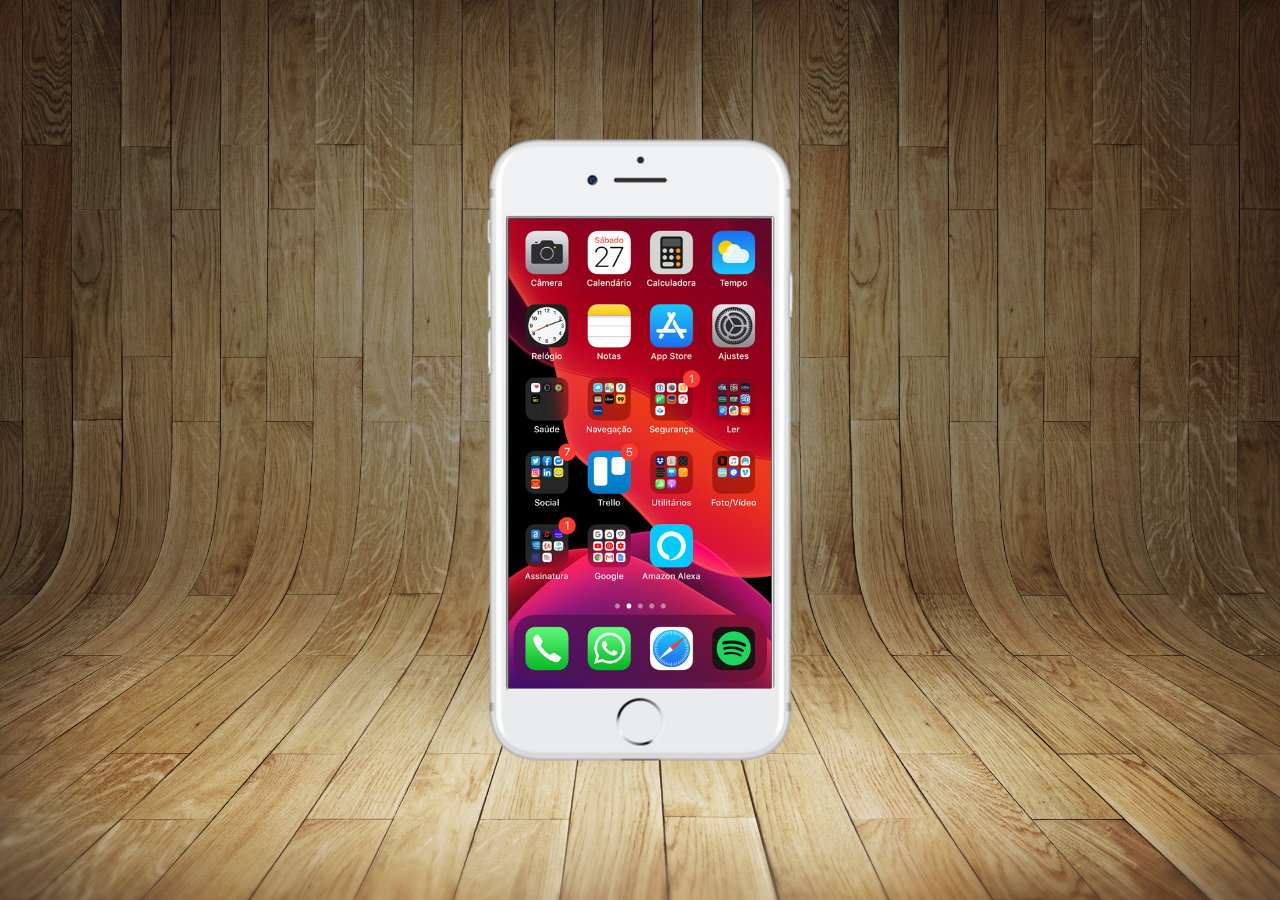
<file: index.html>
<!DOCTYPE html>
<html lang="pt-br">
<head>
    <meta charset="UTF-8">
    <meta name="viewport" content="width=device-width, initial-scale=1.0">
    <title>Redes sociais</title>
    <link rel="stylesheet" href="estilos/style.css">
    <link rel="shortcut icon" href="favicon.ico" type="image/x-icon">
</head>
<body>
    <main>
        <section id="telefone">
            <iframe src="home.html" name="tela" id="tela">
                Ops... Infelizmente seu navegador não é compátivel
            </iframe>
        </section>
        <section id="redes-sociais">
            <a href="home.html" target="tela"><img src="imagens/logo-home.jpg" alt="home"></a>
            <a href="youtube.html" target="tela"><img src="imagens/logo-youtube.jpg" alt="youtubbe"></a>
            <a href="github.html" target="tela"><img src="imagens/logo-github.jpg" alt="gihub"></a>
            <a href="instagram.html" target="tela"><img src="imagens/logo-instagram.jpg" alt="instagram"></a>
            <a href="twitter.html" target="tela"><img src="imagens/logo-twitter.jpg" alt="twitwe"></a>
            <a href="facebook.html" target="tela"><img src="imagens/logo-facebook.jpg" alt="logo-facebook"></a>
        </section>
    </main>
</body>
</html>
</file>
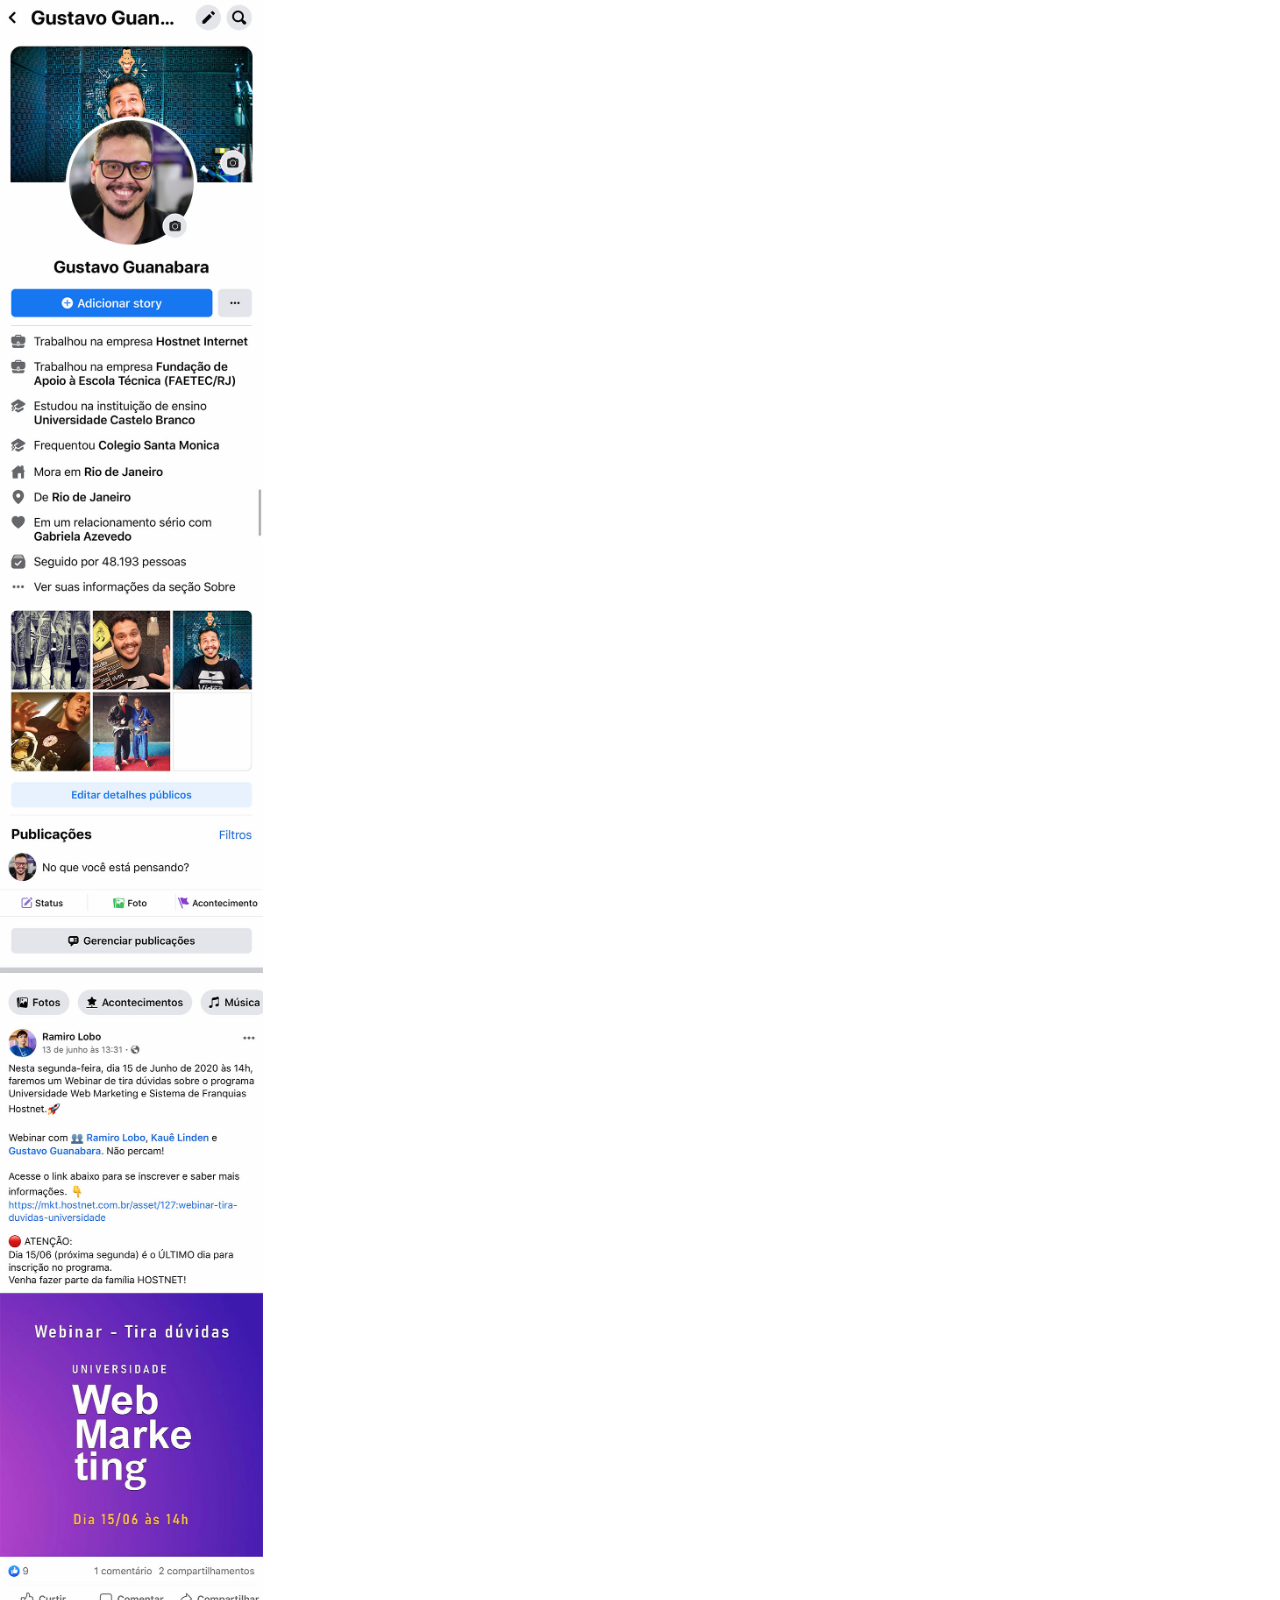
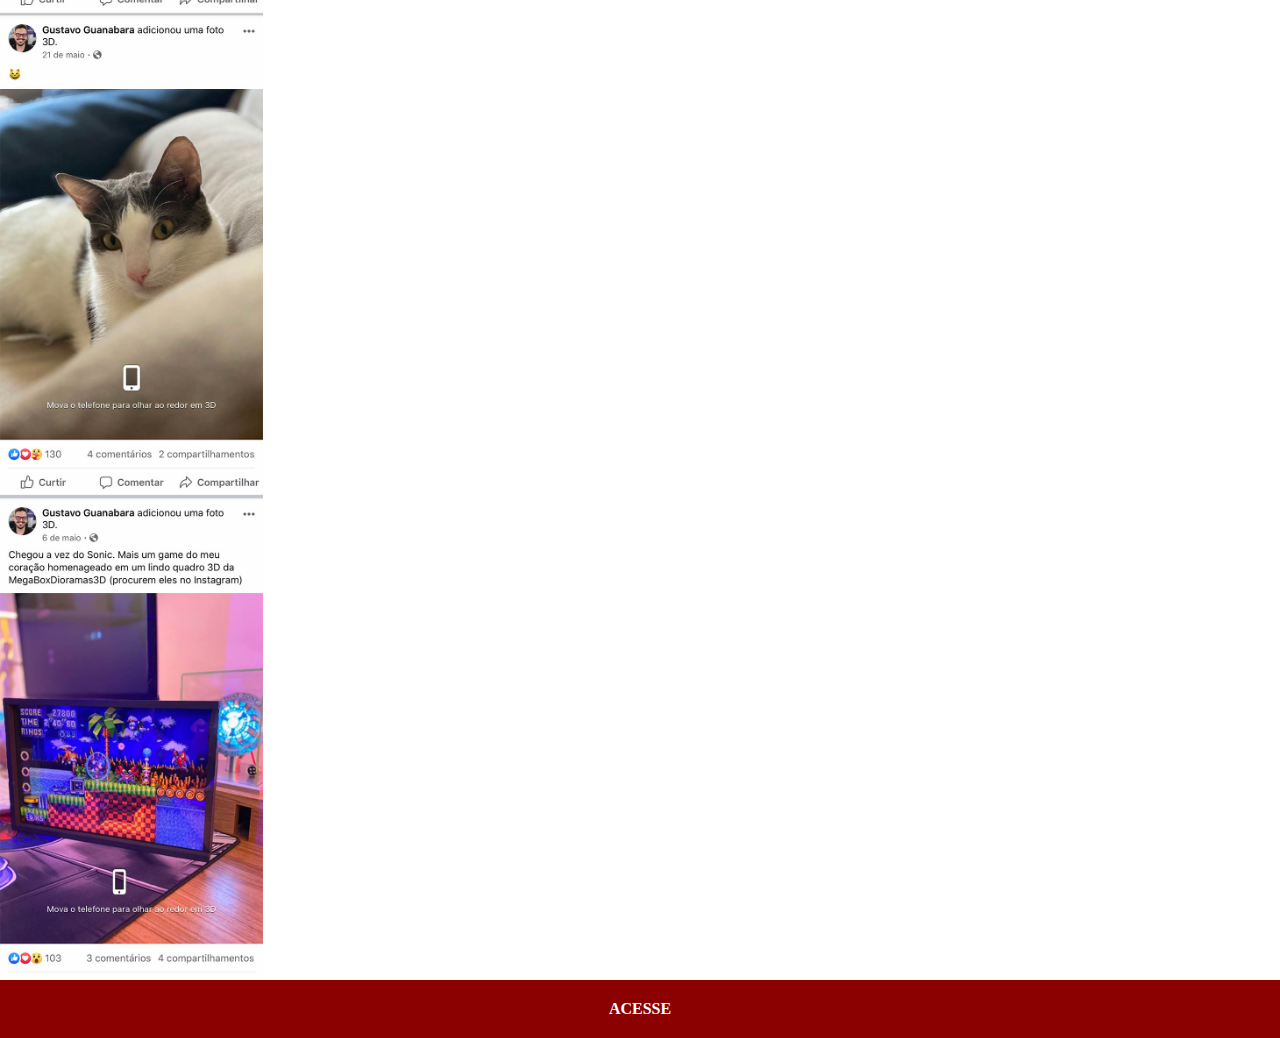
<file: facebook.html>
<!DOCTYPE html>
<html lang="en">
<head>
    <meta charset="UTF-8">
    <meta name="viewport" content="width=device-width, initial-scale=1.0">
    <title>Document</title>
    <style>
        * {
            margin: 0px;
            padding: 0px;
        }

        ::-webkit-scrollbar{
            height: 0px;
            width: 0px;
        }

        img{
             width: 263px;
        }

        a{
            display: block;
            background-color: darkred;
            color: white;
            padding: 20px;
            text-align: center;
            font-weight: bolder;
            text-decoration: none;
        }

        a:hover{
            
            color:white;
            text-shadow: 4px 2px 5px grey;
            transform: translate(-1px, -2px);
        }
    </style>
</head>
<body>
    <img src="imagens/tela-facebook.jpg" alt="yotube">
    <a href="https://www.facebook.com/gustavoguanabara/" target="_blank"> ACESSE</a>
</body>
</html>
</file>
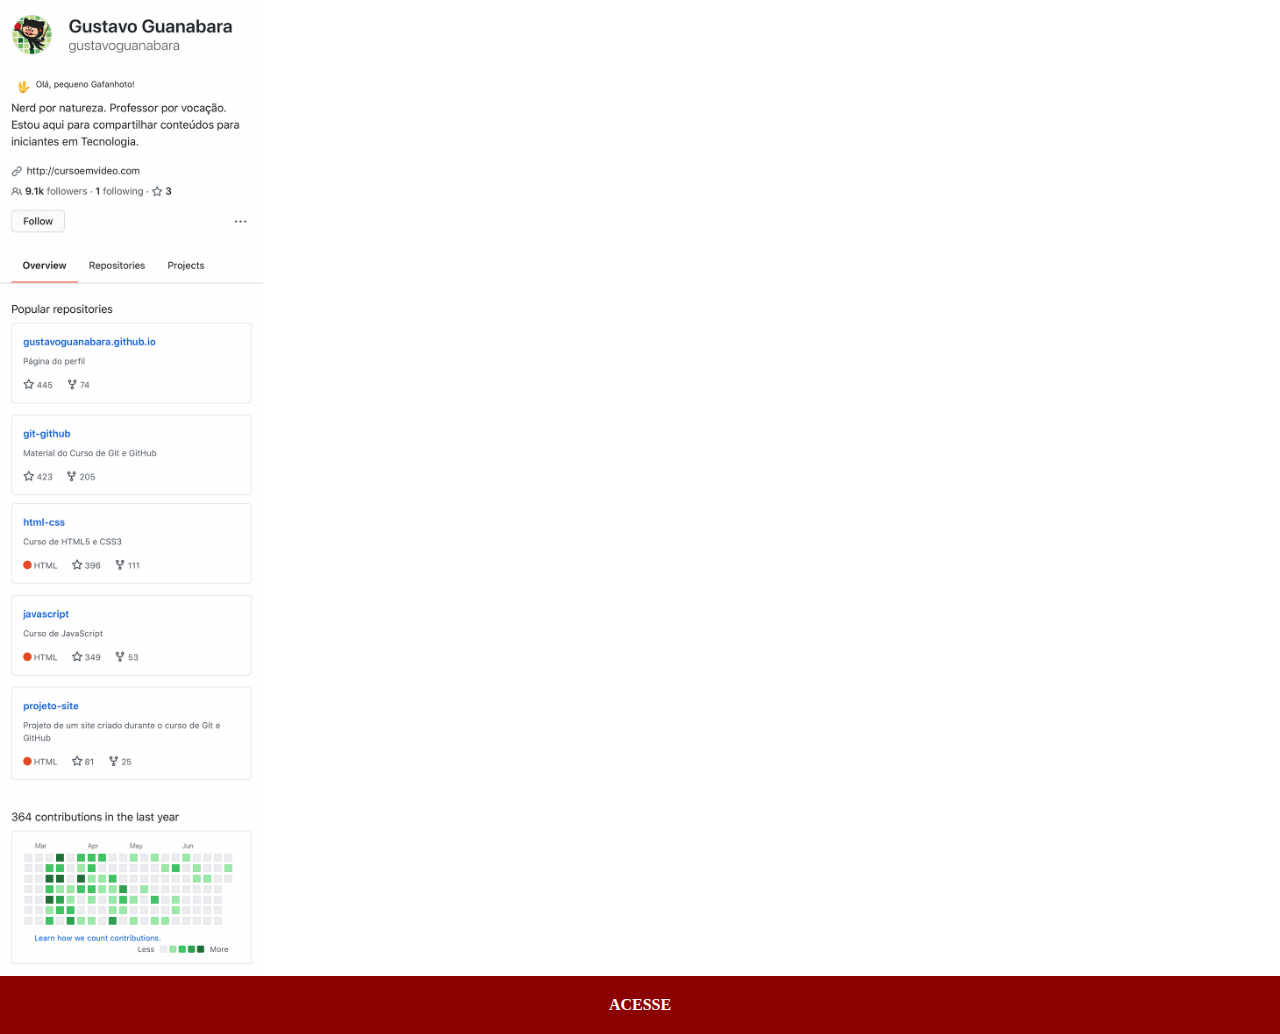
<file: github.html>
<!DOCTYPE html>
<html lang="en">
<head>
    <meta charset="UTF-8">
    <meta name="viewport" content="width=device-width, initial-scale=1.0">
    <title>Document</title>
    <style>
        * {
            margin: 0px;
            padding: 0px;
        }

        ::-webkit-scrollbar{
            height: 0px;
            width: 0px;
        }

        img{
             width: 263px;
        }

        a{
            display: block;
            background-color: darkred;
            color: white;
            padding: 20px;
            text-align: center;
            font-weight: bolder;
            text-decoration: none;
        }

        a:hover{
            
            color:white;
            text-shadow: 4px 2px 5px grey;
            transform: translate(-1px, -2px);
        }
    </style>
</head>
<body>
    <img src="imagens/tela-github.jpg" alt="yotube">
    <a href="https://github.com/gustavoguanabara" target="_blank"> ACESSE</a>
</body>
</html>
</file>
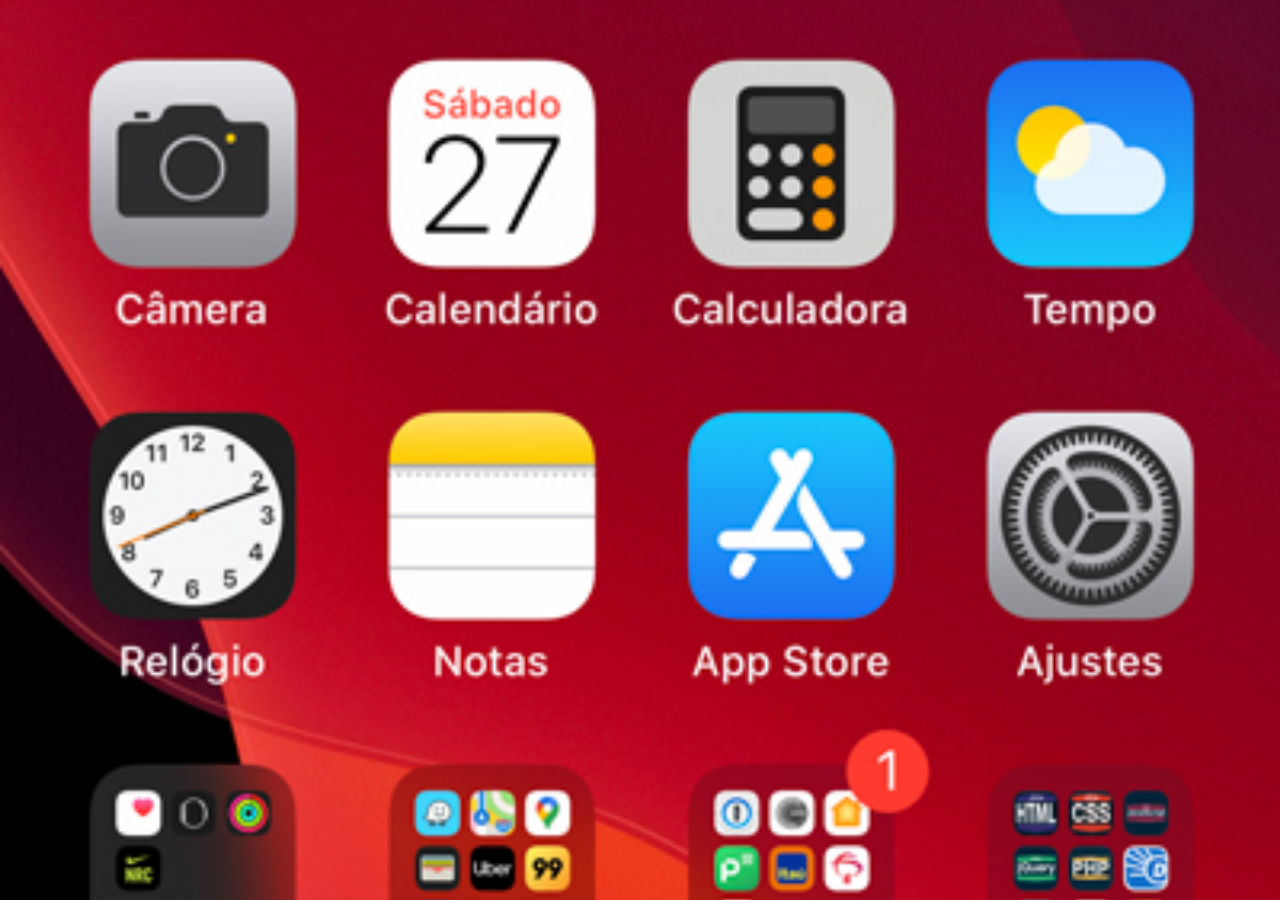
<file: home.html>
<!DOCTYPE html>
<html lang="pt-br">
<head>
    <meta charset="UTF-8">
    <meta name="viewport" content="width=device-width, initial-scale=1.0">
    <title>Home</title>
    <style>
        * {
            margin: 0px;
            padding: 0px;
        }

        body{
            height: 100vh;
            width: 100vw;
            background:black url(imagens/tela-home.jpg) no-repeat top center;
            background-size: cover;
        }
    </style>
</head>
<body>
    
</body>
</html>
</file>
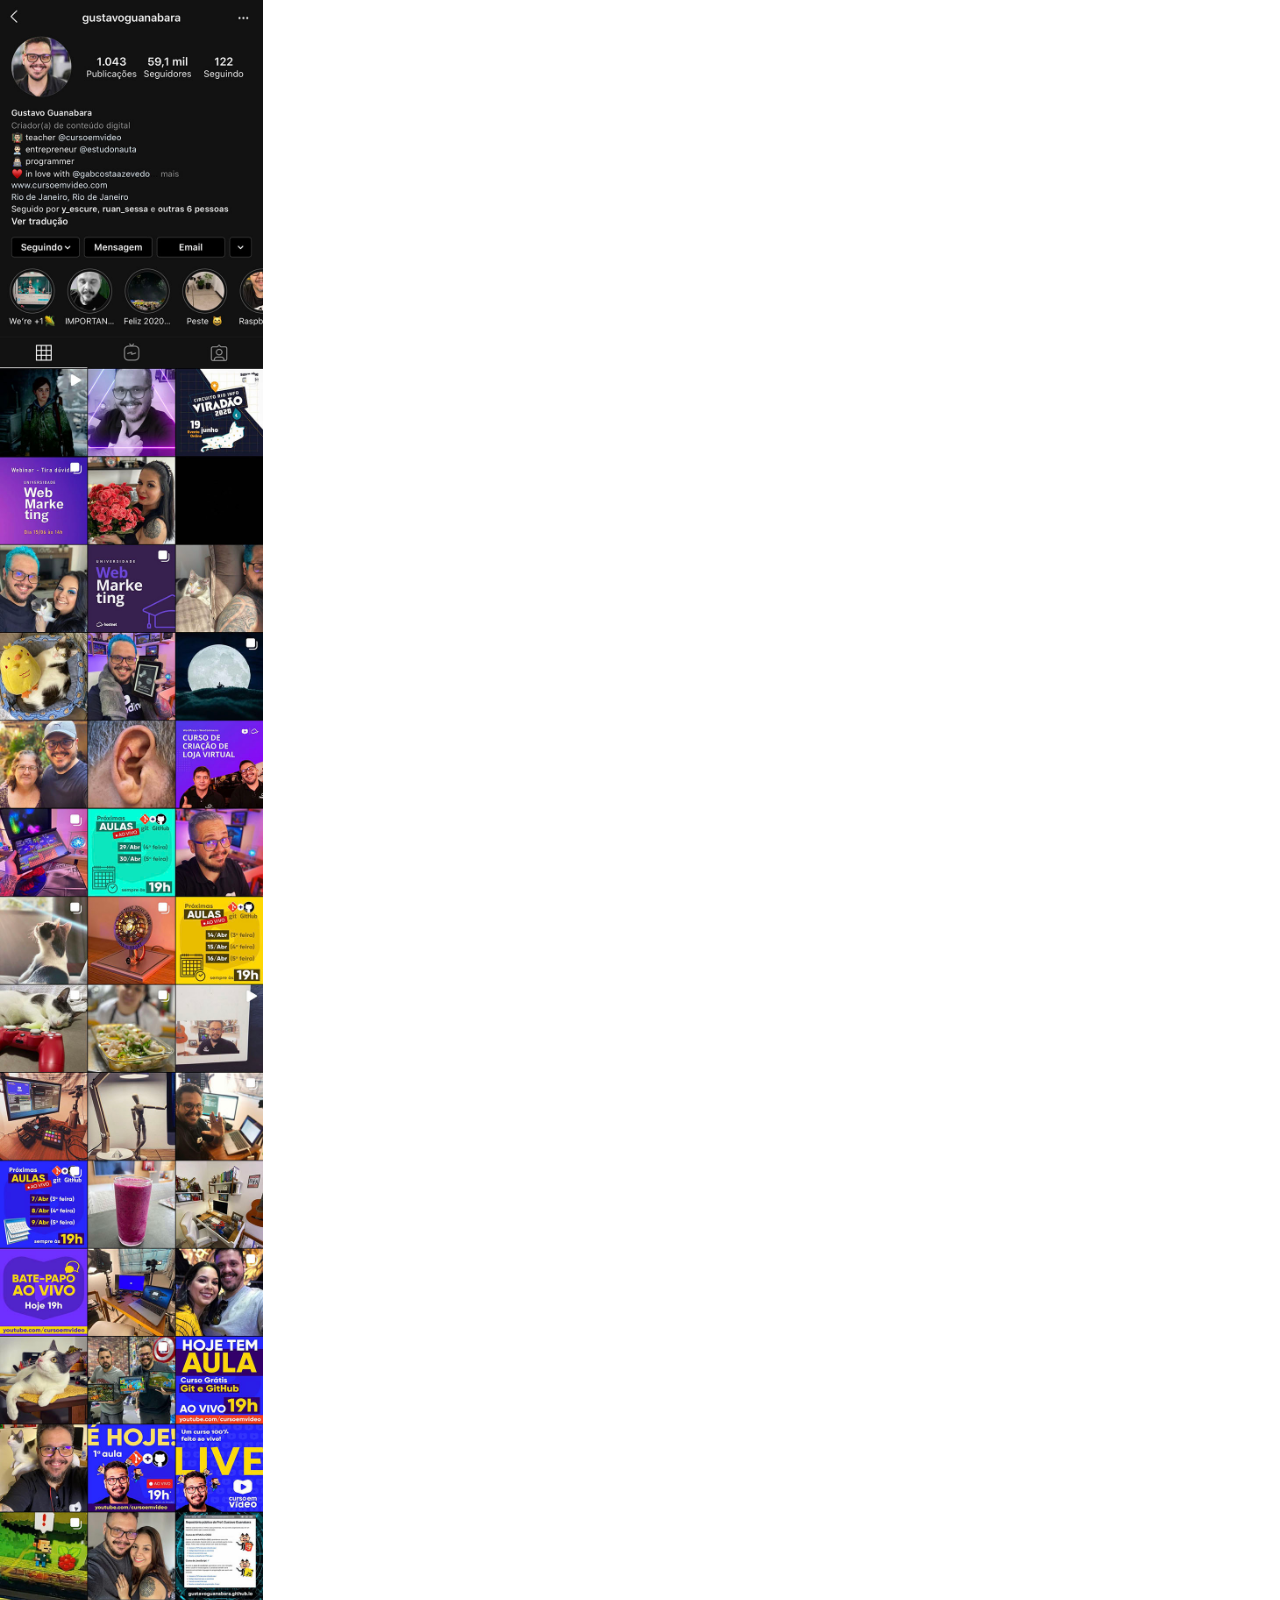
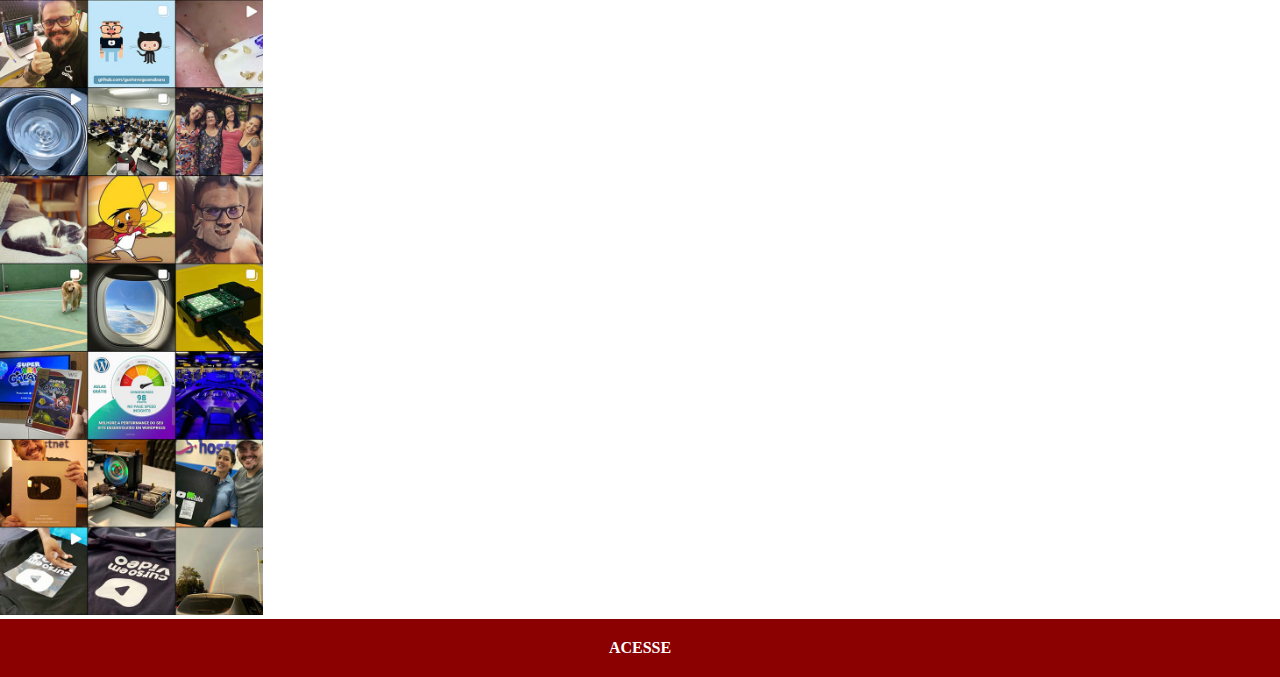
<file: instagram.html>
<!DOCTYPE html>
<html lang="en">
<head>
    <meta charset="UTF-8">
    <meta name="viewport" content="width=device-width, initial-scale=1.0">
    <title>Document</title>
    <style>
        * {
            margin: 0px;
            padding: 0px;
        }

        ::-webkit-scrollbar{
            height: 0px;
            width: 0px;
        }

        img{
             width: 263px;
        }

        a{
            display: block;
            background-color: darkred;
            color: white;
            padding: 20px;
            text-align: center;
            font-weight: bolder;
            text-decoration: none;
        }

        a:hover{
            
            color:white;
            text-shadow: 4px 2px 5px grey;
            transform: translate(-1px, -2px);
        }
    </style>
</head>
<body>
    <img src="imagens/tela-instagram.jpg" alt="yotube">
    <a href="https://www.instagram.com/gustavoguanabara/" target="_blank"> ACESSE</a>
</body>
</html>
</file>
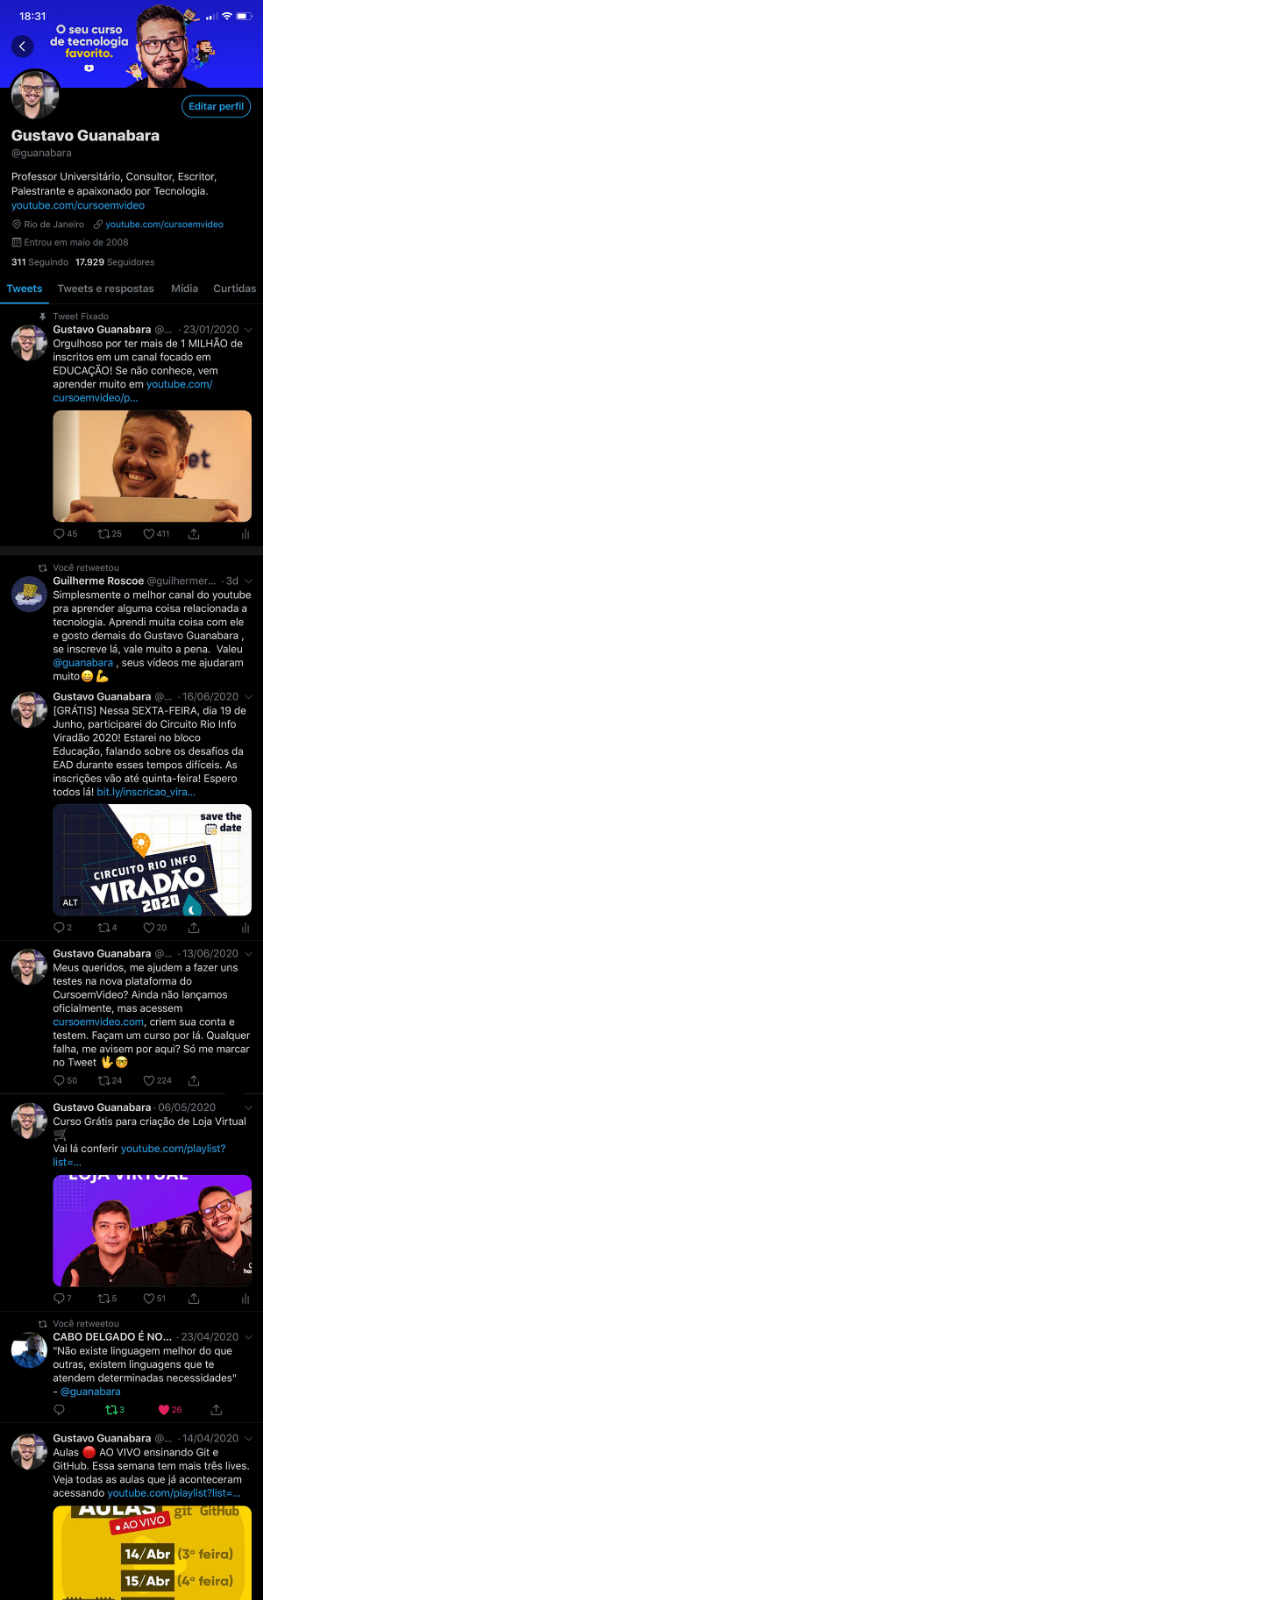
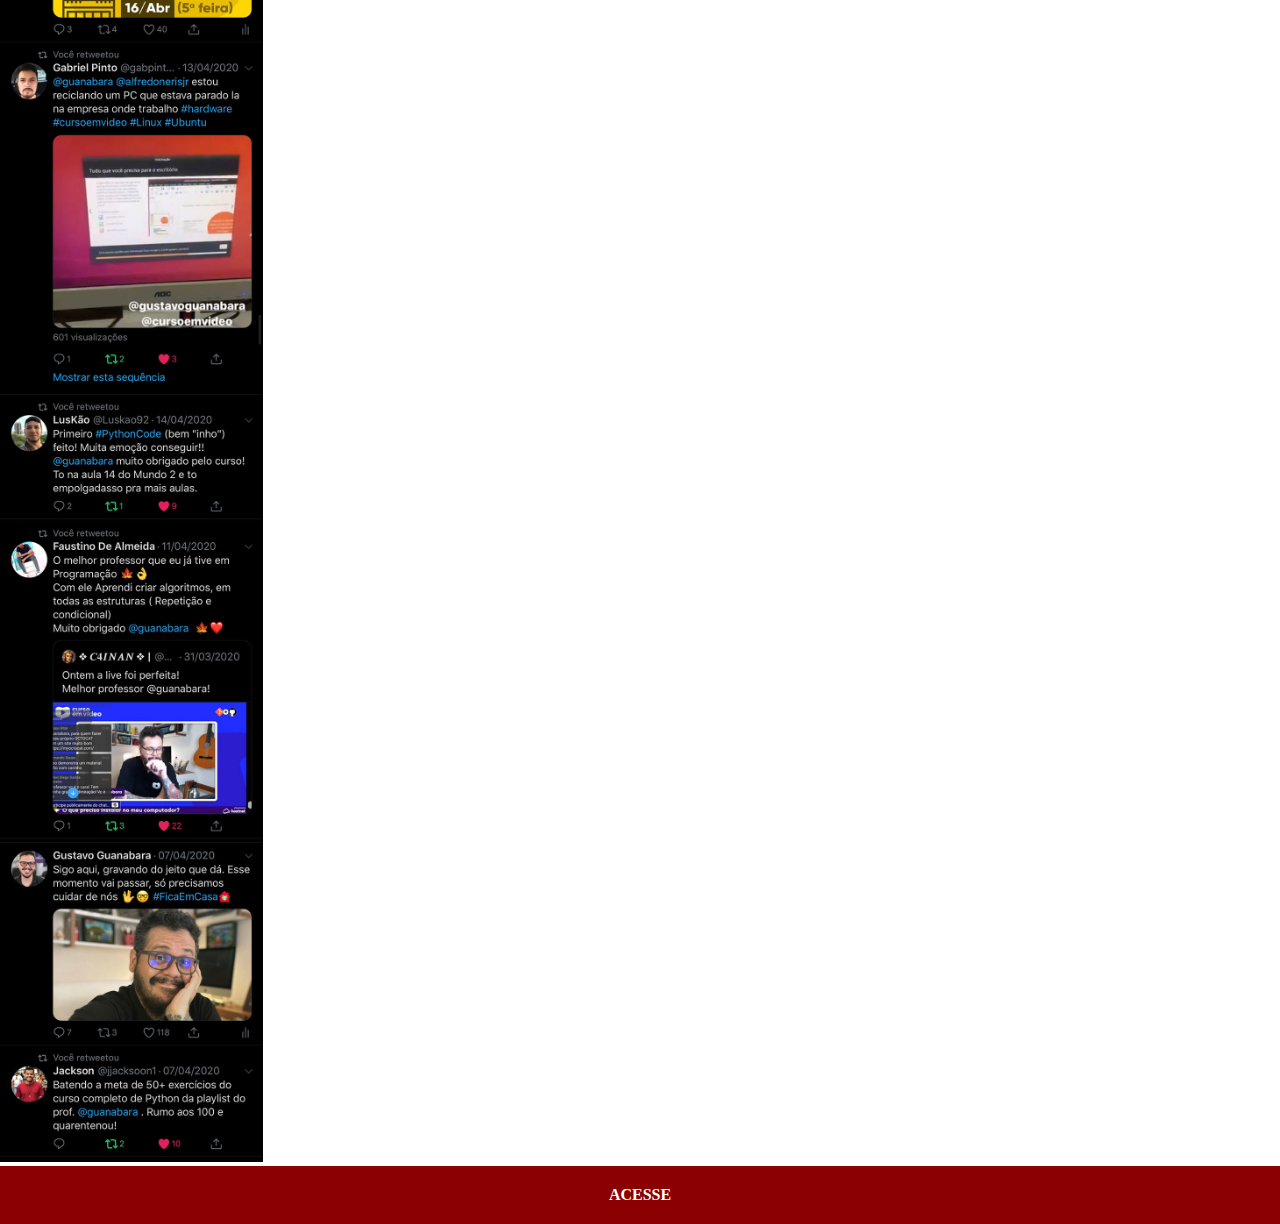
<file: twitter.html>
<!DOCTYPE html>
<html lang="en">
<head>
    <meta charset="UTF-8">
    <meta name="viewport" content="width=device-width, initial-scale=1.0">
    <title>Document</title>
    <style>
        * {
            margin: 0px;
            padding: 0px;
        }

        ::-webkit-scrollbar{
            height: 0px;
            width: 0px;
        }

        img{
             width: 263px;
        }

        a{
            display: block;
            background-color: darkred;
            color: white;
            padding: 20px;
            text-align: center;
            font-weight: bolder;
            text-decoration: none;
        }

        a:hover{
            
            color:white;
            text-shadow: 4px 2px 5px grey;
            transform: translate(-1px, -2px);
        }
    </style>
</head>
<body>
    <img src="imagens/tela-twitter.jpg" alt="yotube">
    <a href="https://twitter.com/guanabara" target="_blank"> ACESSE</a>
</body>
</html>
</file>
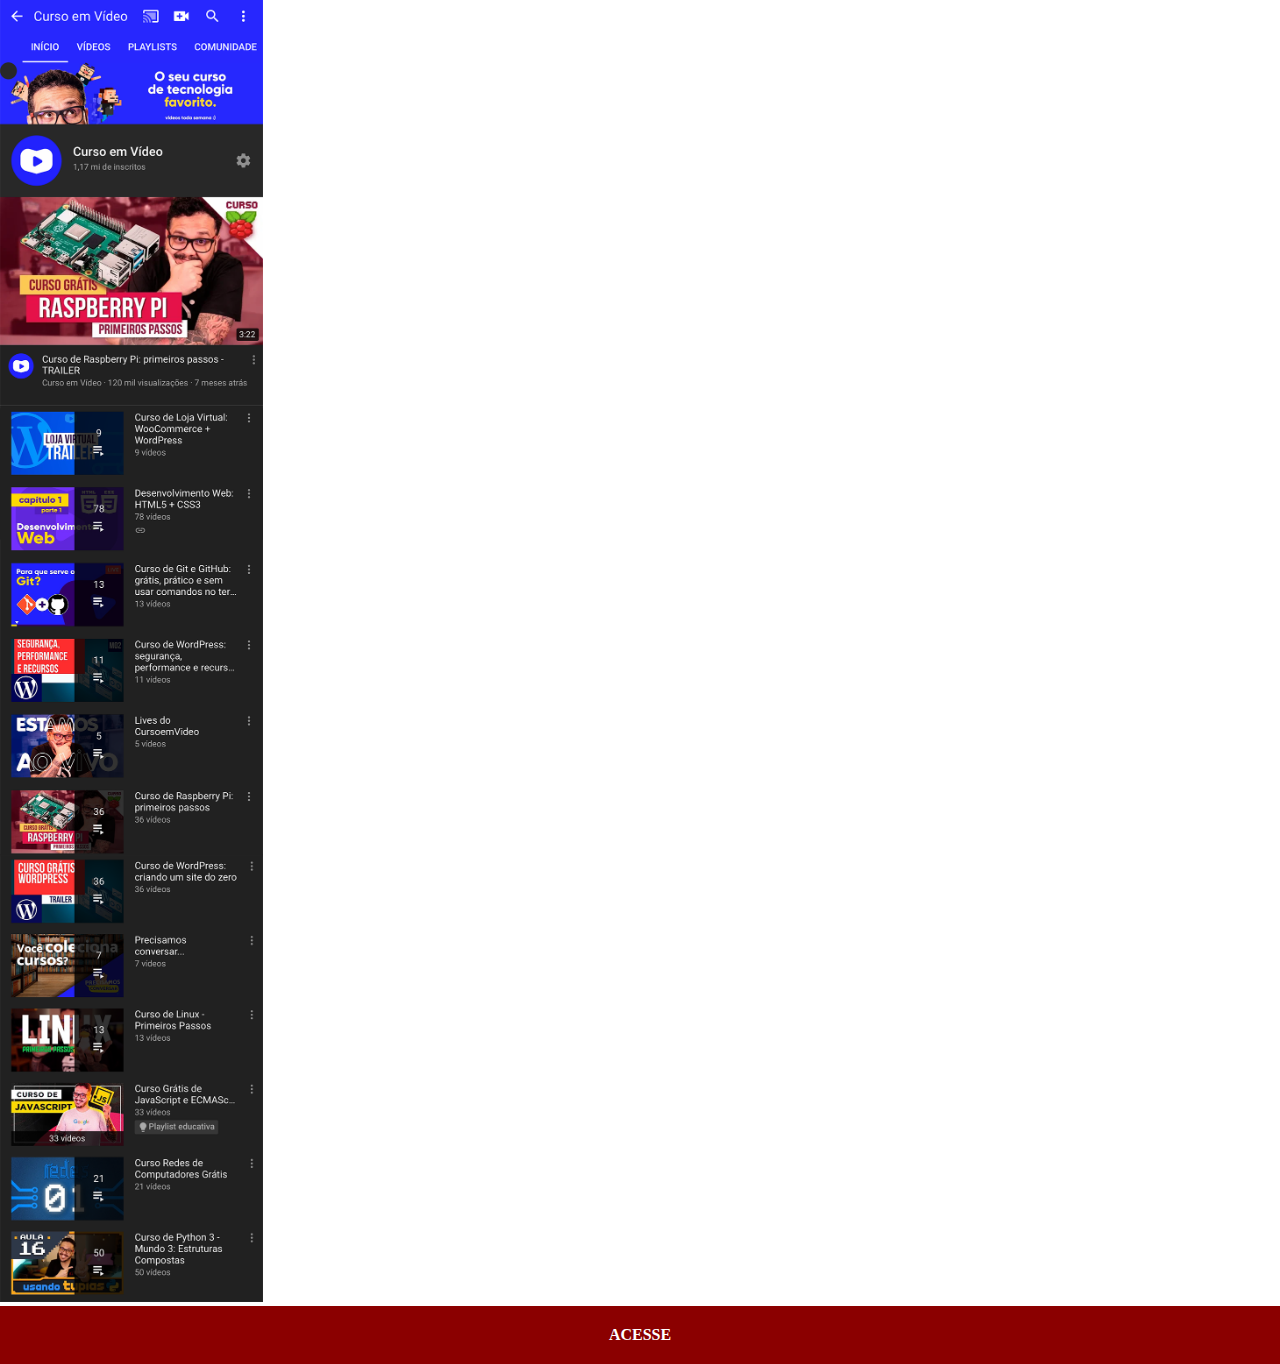
<file: youtube.html>
<!DOCTYPE html>
<html lang="en">
<head>
    <meta charset="UTF-8">
    <meta name="viewport" content="width=device-width, initial-scale=1.0">
    <title>Document</title>
    <style>
        * {
            margin: 0px;
            padding: 0px;
        }

        ::-webkit-scrollbar{
            height: 0px;
            width: 0px;
        }

        img{
             width: 263px;
        }

        a{
            display: block;
            background-color: darkred;
            color: white;
            padding: 20px;
            text-align: center;
            font-weight: bolder;
            text-decoration: none;
        }

        a:hover{
            
            color:white;
            text-shadow: 4px 2px 5px grey;
            transform: translate(-1px, -2px);
        }
    </style>
</head>
<body>
    <img src="imagens/tela-youtube.png" alt="yotube">
    <a href="https://www.youtube.com/@CursoemVideo" target="_blank"> ACESSE</a>
</body>
</html>
</file>
<file: estilos/style.css>
@charset "UTF8";

* {
    margin: 0px;
    padding: 0px;
}

html,body{
    height: 100vh;
    width: 100vw;
    background-color: black;
}

body{
    background-image: url(../imagens/fundo-madeira.jpg) ;
    background-position: top center;
    background-repeat: no-repeat;
    background-size: cover;
    background-attachment: fixed;
}

main{
    position: relative;
    height: 100vh;
    
}

section#telefone{
    position: relative;
    top: 50%;
    left: 50%;
    transform: translate(-50%, -50%);

    height: 627px;
    width: 311px;
    
    background-image: url(../imagens/frame-iphone.png);
    
    
}

iframe#tela{
    position: relative;
    top: 80px;
    left: 22px;
    width: 263px;
    height: 470px; 
} 

section#redes-sociais{
    text-align: left;
    position: relative;
    top: -96%;
    
    
}

section#redes-sociais img{
    width: 50px;
    border-radius: 50%;
    margin: 10px;
    box-shadow: 2px 2px 10px black;
    box-sizing: border-box;
}

 img:hover {
    border: 2px solid white;
    transform: translate(-3px, -3px);
    box-shadow: 5px 5px 10px black;
    transition: transform 0.2s, border 0.2s;
}
</file>
